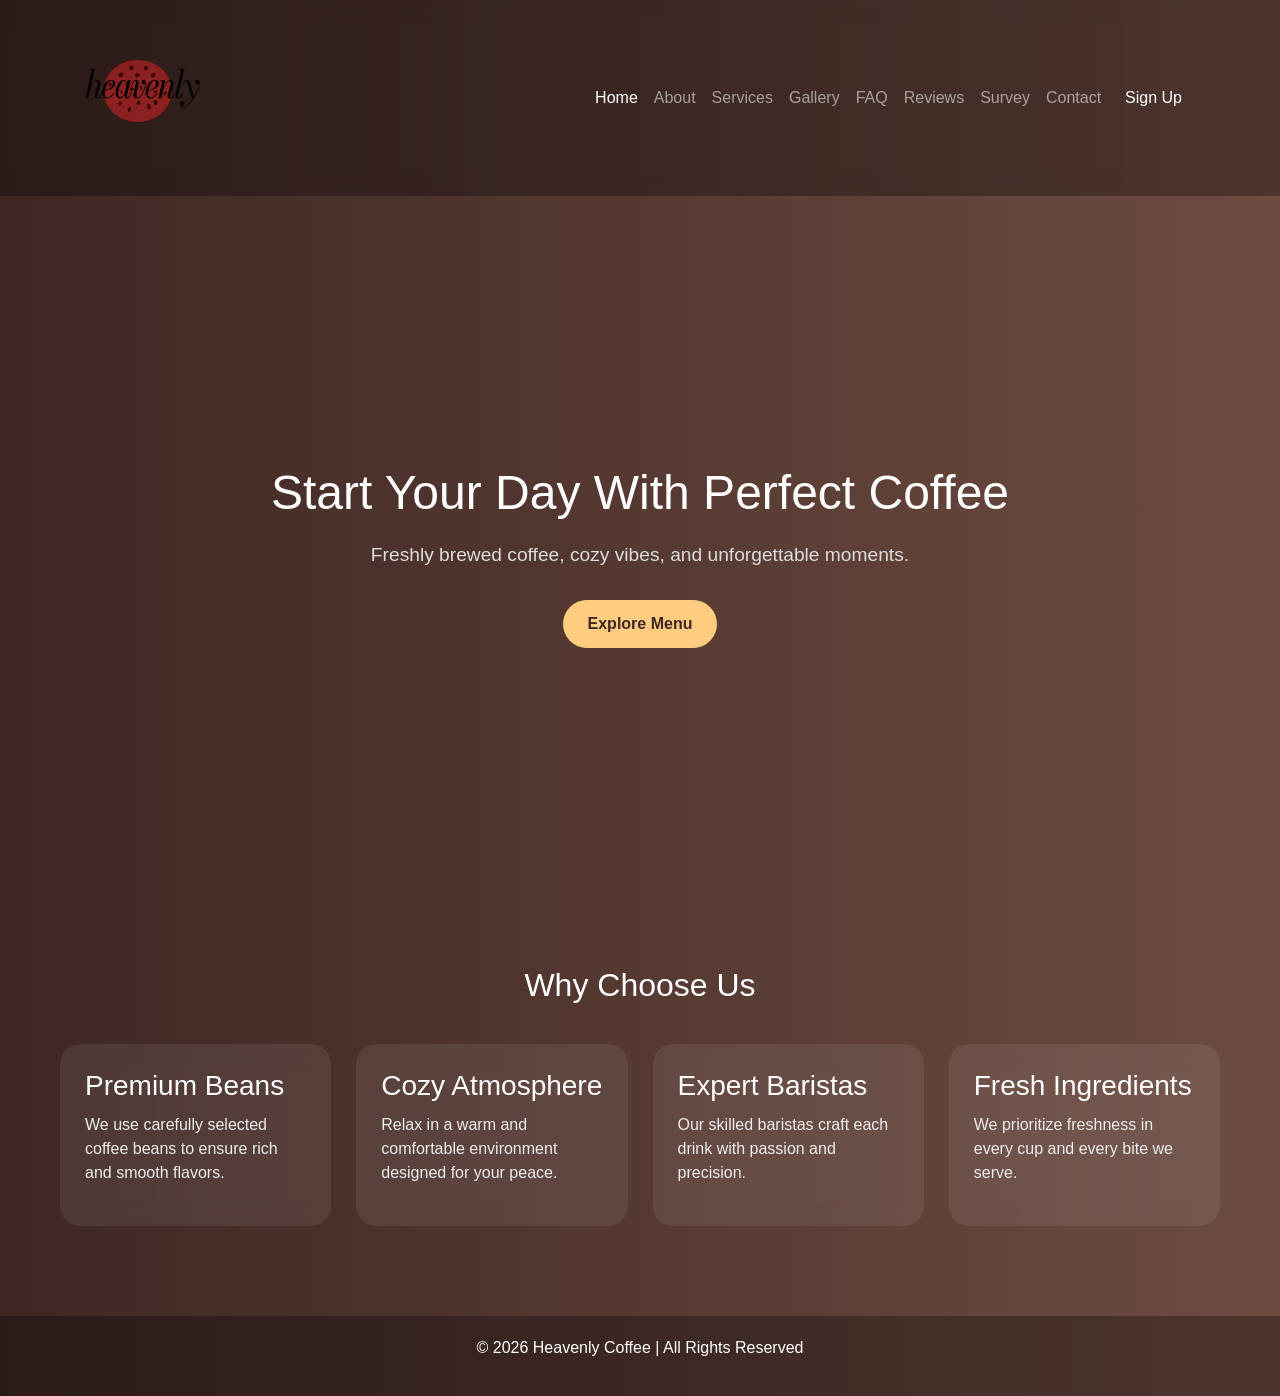
<file: webdesign coffeshop1/index.html>
<!DOCTYPE html>
<html lang="en">
<head>
    <meta charset="UTF-8">
    <meta name="viewport" content="width=device-width, initial-scale=1.0">

    <title>Heavenly | Home</title>


    <link href="https://cdn.jsdelivr.net/npm/bootstrap@5.3.0/dist/css/bootstrap.min.css" rel="stylesheet">

    <style>

        *{
            margin:0;
            padding:0;
            box-sizing:border-box;
        }

        body{
            font-family:'Poppins', sans-serif;
            background: linear-gradient(to right, #3e2723, #6d4c41);
            color:white;
        }

       
        .navbar{
            background: rgba(0,0,0,0.3);
            backdrop-filter: blur(10px);
        }

        #site-logo{
            width:120px;
        }

       

        .hero{
            height:80vh;
            display:flex;
            justify-content:center;
            align-items:center;
            text-align:center;
            padding:20px;
        }

        .hero h1{
            font-size:3rem;
            margin-bottom:20px;
        }

        .hero p{
            font-size:1.2rem;
            color:#ddd;
            margin-bottom:30px;
        }



        .hero-btn{
            display:inline-block;
            padding:12px 25px;
            border-radius:25px;
            background:#ffcc80;
            color:#3e2723;
            font-weight:600;
            text-decoration:none;
            transition:0.3s;
        }

        .hero-btn:hover{
            transform:scale(1.05);
            color:#3e2723;
        }

        

        .features{
            padding:50px 20px;
            max-width:1200px;
            margin:auto;
        }

        .features h2{
            text-align:center;
            margin-bottom:40px;
        }

        .cards{
            display:grid;
            grid-template-columns:repeat(auto-fit, minmax(250px,1fr));
            gap:25px;
        }

        .card{
            background: rgba(255,255,255,0.08);
            padding:25px;
            border-radius:20px;
            backdrop-filter: blur(10px);
            transition:0.4s;
            border:none;
            color:white;
        }

        .card:hover{
            transform:translateY(-10px);
        }

        .card h3{
            margin-bottom:10px;
        }

        .card p{
            color:#eee;
        }


        .footer{
            text-align:center;
            padding:20px;
            background: rgba(0,0,0,0.3);
            margin-top:40px;
        }

    </style>

</head>

<body>



    <header>

    

        <nav class="navbar navbar-expand-lg navbar-dark">

            <div class="container">


                <a class="navbar-brand" href="index.html">

                    <img src="logo.ai.png" alt="Heavenly Logo" id="site-logo">

                </a>

              

                <button class="navbar-toggler" type="button" data-bs-toggle="collapse" data-bs-target="#navbarNav">

                    <span class="navbar-toggler-icon"></span>

                </button>

                

                <div class="collapse navbar-collapse" id="navbarNav">

                    <ul class="navbar-nav ms-auto">

                        <li class="nav-item">
                            <a class="nav-link active" href="index.html">Home</a>
                        </li>

                        <li class="nav-item">
                            <a class="nav-link" href="about.html">About</a>
                        </li>

                        <li class="nav-item">
                            <a class="nav-link" href="services.html">Services</a>
                        </li>

                        <li class="nav-item">
                            <a class="nav-link" href="gallery.html">Gallery</a>
                        </li>

                        <li class="nav-item">
                            <a class="nav-link" href="faq.html">FAQ</a>
                        </li>

                        <li class="nav-item">
                            <a class="nav-link" href="testimonials.html">Reviews</a>
                        </li>

                        <li class="nav-item">
                            <a class="nav-link" href="survey.html">Survey</a>
                        </li>

                        <li class="nav-item">
                            <a class="nav-link" href="contact.html">Contact</a>
                        </li>

                        <li class="nav-item">
                            <a class="nav-link btn btn-primary text-white px-3" href="signup.html">Sign Up</a>
                        </li>

                    </ul>

                </div>

            </div>

        </nav>

    </header>



    <main>

   

        <section class="hero">

            <div>

                <h1>Start Your Day With Perfect Coffee</h1>

                <p>
                    Freshly brewed coffee, cozy vibes, and unforgettable moments.
                </p>


                <a href="menu.html" class="hero-btn">

                    Explore Menu

                </a>

            </div>

        </section>



        <section class="features">

            <h2>Why Choose Us</h2>

            <div class="cards">

             

                <div class="card">

                    <h3>Premium Beans</h3>

                    <p>
                        We use carefully selected coffee beans to ensure rich and smooth flavors.
                    </p>

                </div>


                <div class="card">

                    <h3>Cozy Atmosphere</h3>

                    <p>
                        Relax in a warm and comfortable environment designed for your peace.
                    </p>

                </div>

                

                <div class="card">

                    <h3>Expert Baristas</h3>

                    <p>
                        Our skilled baristas craft each drink with passion and precision.
                    </p>

                </div>

                

                <div class="card">

                    <h3>Fresh Ingredients</h3>

                    <p>
                        We prioritize freshness in every cup and every bite we serve.
                    </p>

                </div>

            </div>

        </section>

    </main>

  
    <footer class="footer">

        <p>© 2026 Heavenly Coffee | All Rights Reserved</p>

    </footer>

  
    <script src="https://cdn.jsdelivr.net/npm/bootstrap@5.3.0/dist/js/bootstrap.bundle.min.js"></script>

</body>
</html>
</file>
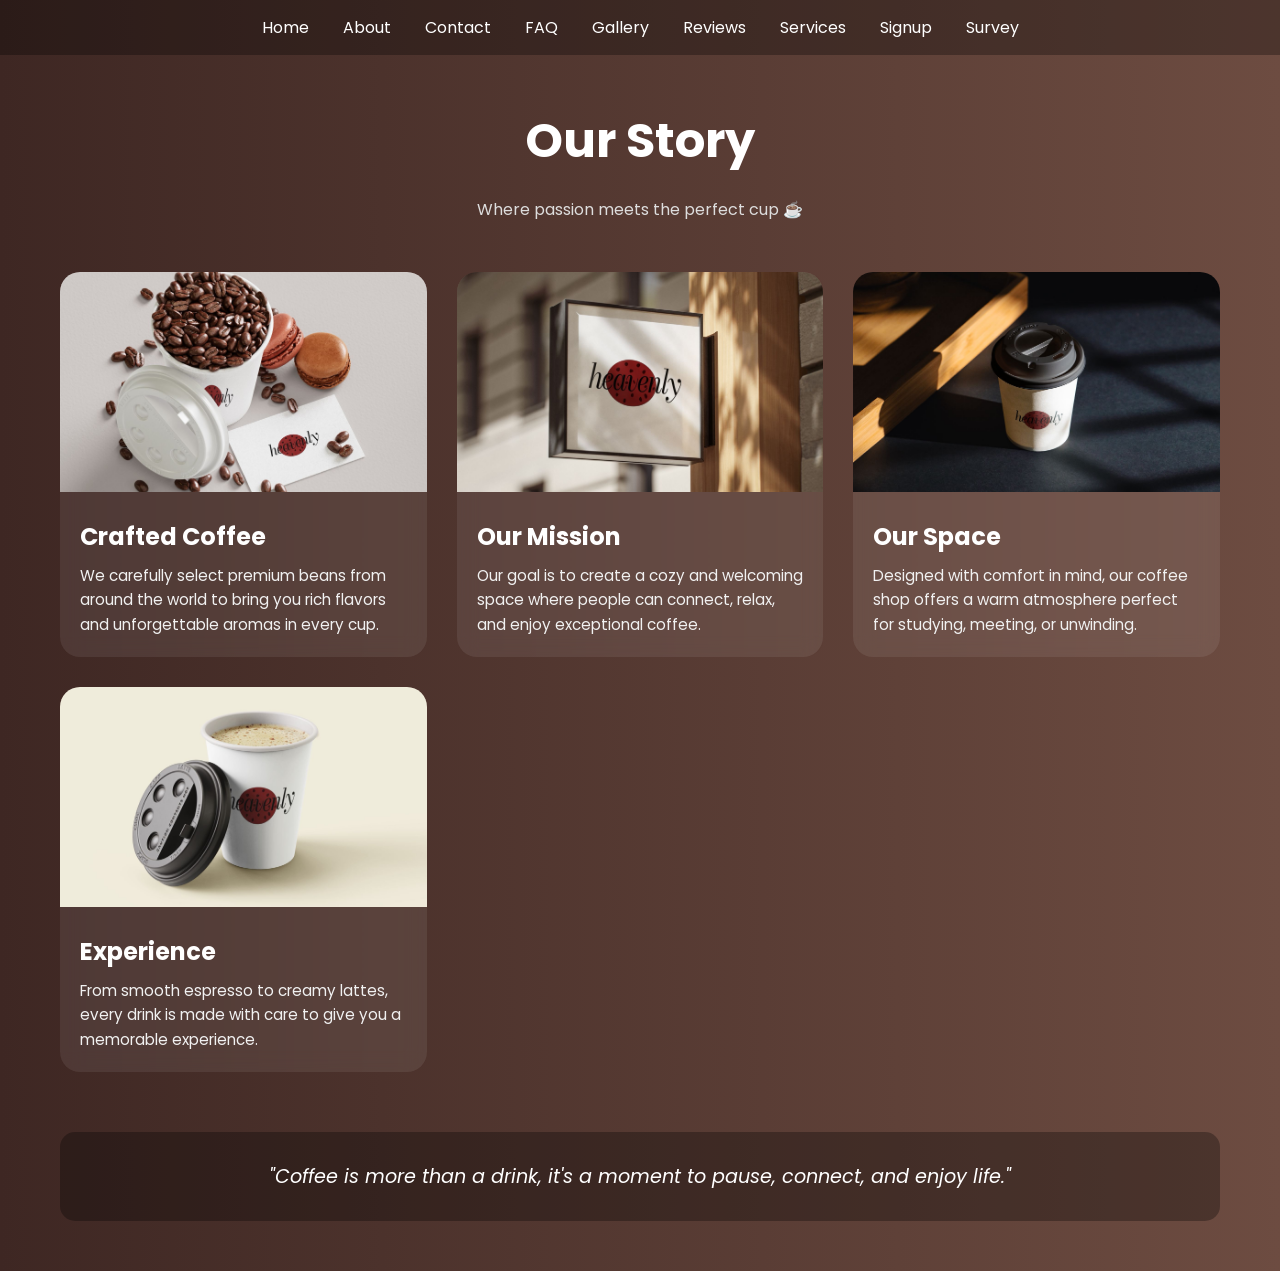
<file: webdesign coffeshop1/about.html>
<!DOCTYPE html>
<html lang="en">
<head>
<meta charset="UTF-8">
<meta name="viewport" content="width=device-width, initial-scale=1.0">
<title>About Us - Coffee House</title>


<link href="https://fonts.googleapis.com/css2?family=Poppins:wght@300;400;600&display=swap" rel="stylesheet">

<style>
* {
    margin: 0;
    padding: 0;
    box-sizing: border-box;
}

body {
    font-family: 'Poppins', sans-serif;
    background: linear-gradient(to right, #3e2723, #6d4c41);
    color: white;
}
.navbar {
    background: rgba(0,0,0,0.3);
    padding: 15px;
    text-align: center;
}
.navbar a {
    color: white;
    margin: 0 15px;
    text-decoration: none;
}

.navbar a:hover {
    color: #ffcc80;
}

.container {
    max-width: 1200px;
    margin: auto;
    padding: 50px 20px;
}

h1 {
    text-align: center;
    font-size: 3rem;
    margin-bottom: 20px;
}

.subtitle {
    text-align: center;
    margin-bottom: 50px;
    color: #ddd;
}

.about {
    display: grid;
    grid-template-columns: repeat(auto-fit, minmax(300px, 1fr));
    gap: 30px;
}

.card {
    background: rgba(255,255,255,0.08);
    border-radius: 20px;
    overflow: hidden;
    backdrop-filter: blur(10px);
    transition: transform 0.4s ease, box-shadow 0.4s ease;
}

.card:hover {
    transform: translateY(-10px) scale(1.02);
    box-shadow: 0 15px 30px rgba(0,0,0,0.4);
}

.card img {
    width: 100%;
    height: 220px;
    object-fit: cover;
}

.card-content {
    padding: 20px;
}

.card-content h2 {
    margin-bottom: 10px;
}

.card-content p {
    font-size: 0.95rem;
    line-height: 1.6;
    color: #f1f1f1;
}

.highlight {
    text-align: center;
    margin-top: 60px;
    padding: 30px;
    background: rgba(0,0,0,0.3);
    border-radius: 15px;
}

.highlight p {
    font-size: 1.2rem;
    font-style: italic;
}

@media(max-width: 600px) {
    h1 {
        font-size: 2rem;
    }
}
</style>
</head>

<body>
    <div class="navbar">
    <a href="index.html">Home</a>
    <a href="about.html">About</a>
    <a href="contact.html">Contact</a>
    <a href="faq.html">FAQ</a>
    <a href="gallery.html">Gallery</a>
    <a href="reviews.html">Reviews</a>
    <a href="services.html">Services</a>
    <a href="signup.html">Signup</a>
    <a href="survey.html">Survey</a>
</div>

<div class="container">
    <h1>Our Story</h1>
    <p class="subtitle">Where passion meets the perfect cup ☕</p>

    <div class="about">

        <div class="card">
            <img src="photoshop1.jpeg">
            <div class="card-content">
                <h2>Crafted Coffee</h2>
                <p>We carefully select premium beans from around the world to bring you rich flavors and unforgettable aromas in every cup.</p>
            </div>
        </div>

        <div class="card">
            <img src="photoshop5.jpeg">
            <div class="card-content">
                <h2>Our Mission</h2>
                <p>Our goal is to create a cozy and welcoming space where people can connect, relax, and enjoy exceptional coffee.</p>
            </div>
        </div>

        <div class="card">
            <img src="photoshop2.jpeg">
            <div class="card-content">
                <h2>Our Space</h2>
                <p>Designed with comfort in mind, our coffee shop offers a warm atmosphere perfect for studying, meeting, or unwinding.</p>
            </div>
        </div>

        <div class="card">
            <img src="photoshop3.jpeg">
            <div class="card-content">
                <h2>Experience</h2>
                <p>From smooth espresso to creamy lattes, every drink is made with care to give you a memorable experience.</p>
            </div>
        </div>

    </div>

    <div class="highlight">
        <p>"Coffee is more than a drink, it's a moment to pause, connect, and enjoy life."</p>
    </div>

</div>

</body>
</html>
</file>
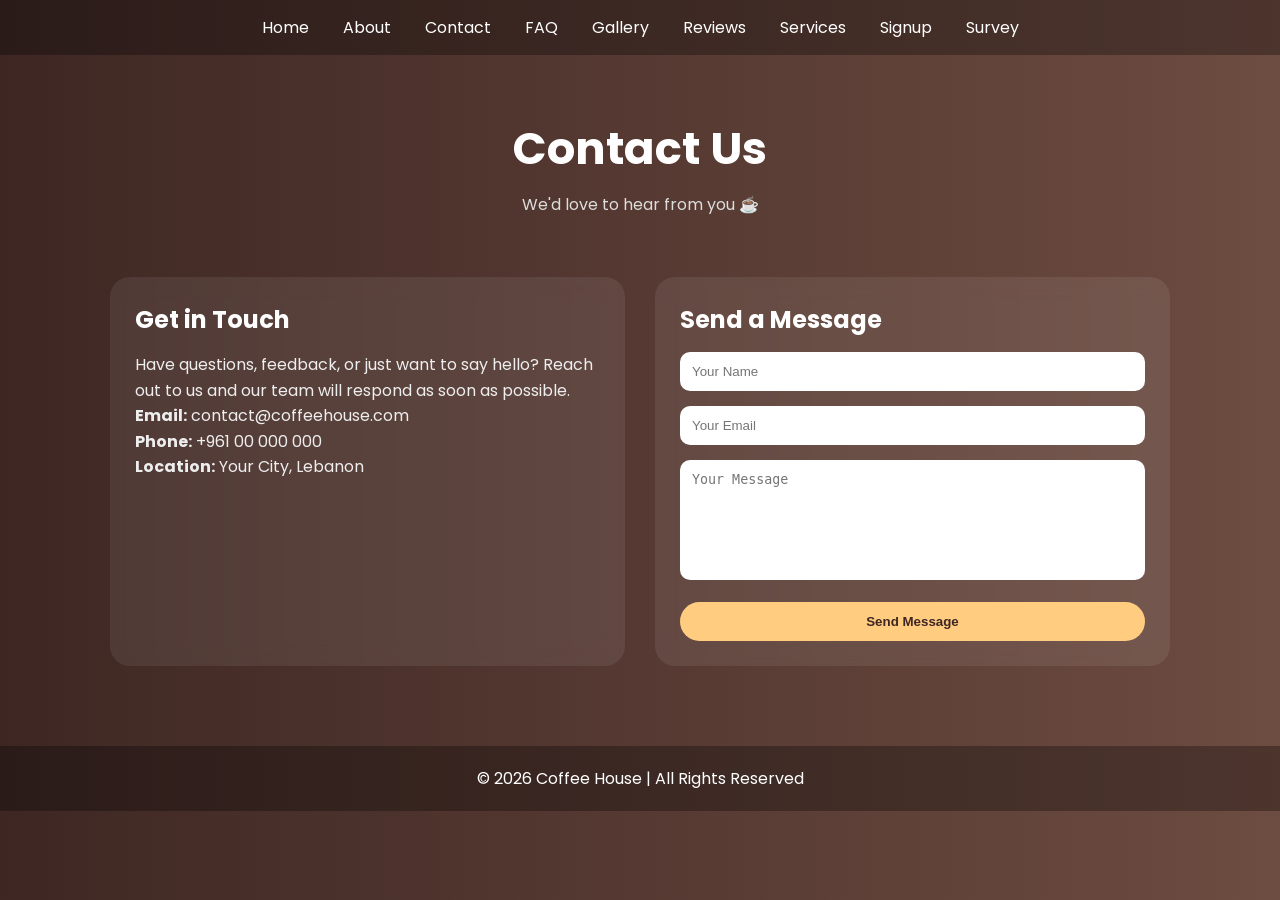
<file: webdesign coffeshop1/contact.html>
<!DOCTYPE html>
<html lang="en">
<head>
<meta charset="UTF-8">
<meta name="viewport" content="width=device-width, initial-scale=1.0">
<title>Coffee House - Contact</title>

<link href="https://fonts.googleapis.com/css2?family=Poppins:wght@300;400;600&display=swap" rel="stylesheet">

<style>
*{margin:0;padding:0;box-sizing:border-box}
body{
  font-family:'Poppins',sans-serif;
  background:linear-gradient(to right,#3e2723,#6d4c41);
  color:#fff;
}

.navbar {
    background: rgba(0,0,0,0.3);
    padding: 15px;
    text-align: center;
}
.navbar a {
    color: white;
    margin: 0 15px;
    text-decoration: none;
}

.navbar a:hover {
    color: #ffcc80;
}

.logo{font-size:1.5rem;font-weight:600}
.nav-links a{margin-left:20px;text-decoration:none;color:#fff;transition:.3s}
.nav-links a:hover{color:#ffcc80}


.header{
  text-align:center;padding:60px 20px 20px;
}
.header h1{font-size:2.8rem;margin-bottom:10px}
.header p{color:#ddd}


.container{
  max-width:1100px;margin:auto;padding:40px 20px;
  display:grid;grid-template-columns:repeat(auto-fit,minmax(300px,1fr));gap:30px;
}

.card{
  background:rgba(255,255,255,0.08);
  border-radius:20px;padding:25px;
  backdrop-filter:blur(10px);
}

.card h2{margin-bottom:15px}
.card p{color:#eee;line-height:1.6}


form input, form textarea{
  width:100%;padding:12px;margin-bottom:15px;
  border:none;border-radius:10px;outline:none;
}

form textarea{resize:none;height:120px}

form button{
  width:100%;padding:12px;border:none;border-radius:25px;
  background:#ffcc80;color:#3e2723;font-weight:600;
  cursor:pointer;transition:.3s;
}

form button:hover{transform:scale(1.05)}

/* FOOTER */
.footer{
  text-align:center;padding:20px;
  background:rgba(0,0,0,0.3);margin-top:40px;
}

</style>
</head>
<body>

<!-- NAVBAR -->
<div class="navbar">
    <a href="index.html">Home</a>
    <a href="about.html">About</a>
    <a href="contact.html">Contact</a>
    <a href="faq.html">FAQ</a>
    <a href="gallery.html">Gallery</a>
    <a href="reviews.html">Reviews</a>
    <a href="services.html">Services</a>
    <a href="signup.html">Signup</a>
    <a href="survey.html">Survey</a>
</div>

<!-- HEADER -->
<div class="header">
  <h1>Contact Us</h1>
  <p>We'd love to hear from you ☕</p>
</div>


<div class="container">


  <div class="card">
    <h2>Get in Touch</h2>
    <p>Have questions, feedback, or just want to say hello? Reach out to us and our team will respond as soon as possible.</p>
    <p><strong>Email:</strong> contact@coffeehouse.com</p>
    <p><strong>Phone:</strong> +961 00 000 000</p>
    <p><strong>Location:</strong> Your City, Lebanon</p>
  </div>


  <div class="card">
    <h2>Send a Message</h2>
    <form>
      <input type="text" placeholder="Your Name" required>
      <input type="email" placeholder="Your Email" required>
      <textarea placeholder="Your Message" required></textarea>
      <button type="submit">Send Message</button>
    </form>
  </div>

</div>


<div class="footer">
  <p>© 2026 Coffee House | All Rights Reserved</p>
</div>

</body>
</html>
</file>
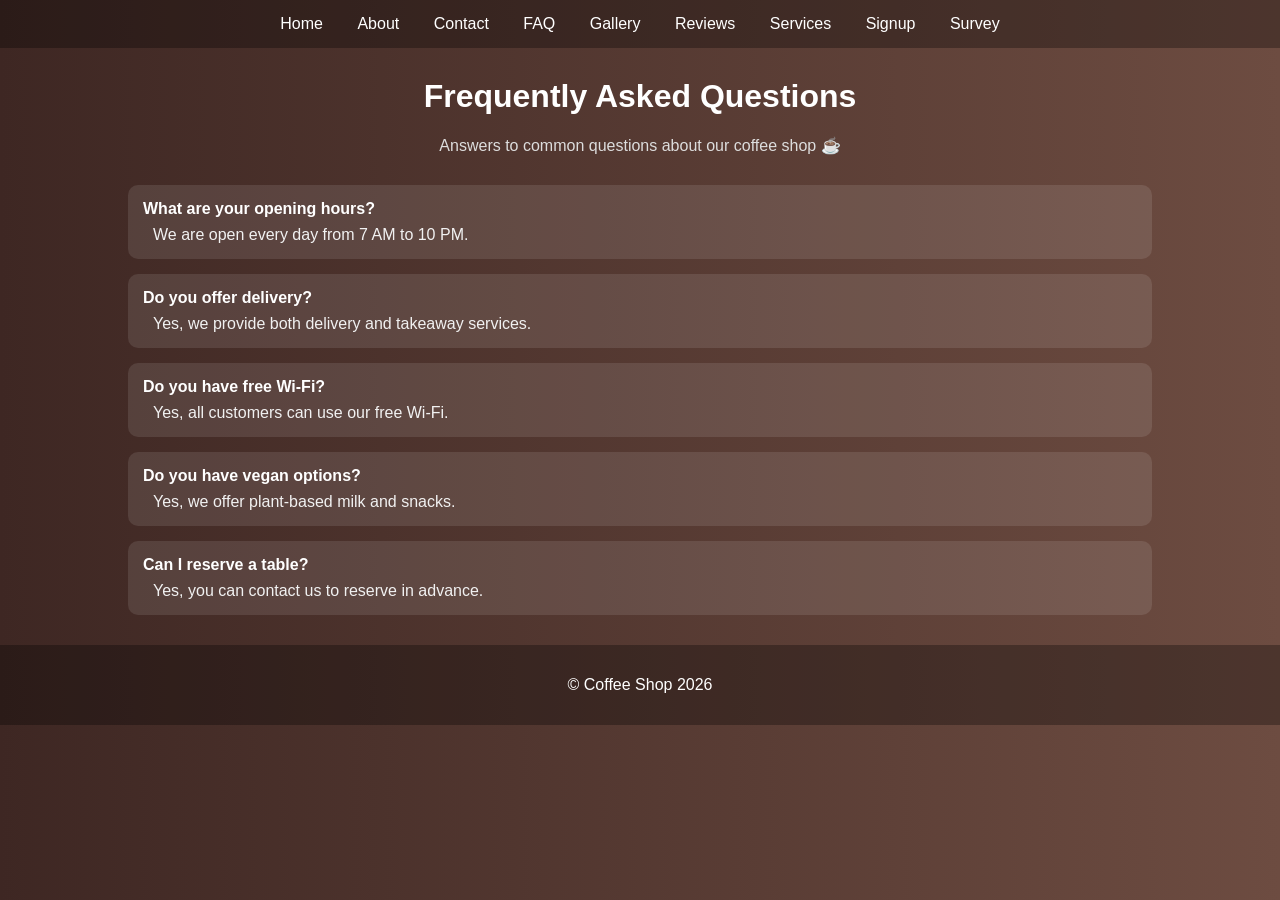
<file: webdesign coffeshop1/faq.html>
<!DOCTYPE html>
<html lang="en">
<head>
<meta charset="UTF-8">
<meta name="viewport" content="width=device-width, initial-scale=1.0">
<title>FAQ - Coffee Shop</title>

<style>
body {
    font-family: Arial, sans-serif;
    background: linear-gradient(to right, #3e2723, #6d4c41);
    color: white;
    margin: 0;
}

.navbar {
    background: rgba(0,0,0,0.3);
    padding: 15px;
    text-align: center;
}

.navbar a {
    color: white;
    margin: 0 15px;
    text-decoration: none;
}

.navbar a:hover {
    color: #ffcc80;
}


h1 {
    text-align: center;
    margin-top: 30px;
}

p.subtitle {
    text-align: center;
    color: #ddd;
}


.faq {
    width: 80%;
    margin: 30px auto;
}

.faq-item {
    background: rgba(255,255,255,0.1);
    margin-bottom: 15px;
    border-radius: 10px;
    padding: 15px;
}

.question {
    font-weight: bold;
    margin-bottom: 8px;
}

.answer {
    padding-left: 10px;
    color: #f1f1f1;
}

.footer {
    text-align: center;
    padding: 15px;
    background: rgba(0,0,0,0.3);
    margin-top: 30px;
}

</style>
</head>

<body>


<div class="navbar">
    <a href="index.html">Home</a>
    <a href="about.html">About</a>
    <a href="contact.html">Contact</a>
    <a href="faq.html">FAQ</a>
    <a href="gallery.html">Gallery</a>
    <a href="reviews.html">Reviews</a>
    <a href="services.html">Services</a>
    <a href="signup.html">Signup</a>
    <a href="survey.html">Survey</a>
</div>


<h1>Frequently Asked Questions</h1>
<p class="subtitle">Answers to common questions about our coffee shop ☕</p>


<div class="faq">

    <div class="faq-item">
        <div class="question">What are your opening hours?</div>
        <div class="answer">We are open every day from 7 AM to 10 PM.</div>
    </div>

    <div class="faq-item">
        <div class="question">Do you offer delivery?</div>
        <div class="answer">Yes, we provide both delivery and takeaway services.</div>
    </div>

    <div class="faq-item">
        <div class="question">Do you have free Wi-Fi?</div>
        <div class="answer">Yes, all customers can use our free Wi-Fi.</div>
    </div>

    <div class="faq-item">
        <div class="question">Do you have vegan options?</div>
        <div class="answer">Yes, we offer plant-based milk and snacks.</div>
    </div>

    <div class="faq-item">
        <div class="question">Can I reserve a table?</div>
        <div class="answer">Yes, you can contact us to reserve in advance.</div>
    </div>

</div>


<div class="footer">
    <p>© Coffee Shop 2026</p>
</div>

</body>
</html>
</file>
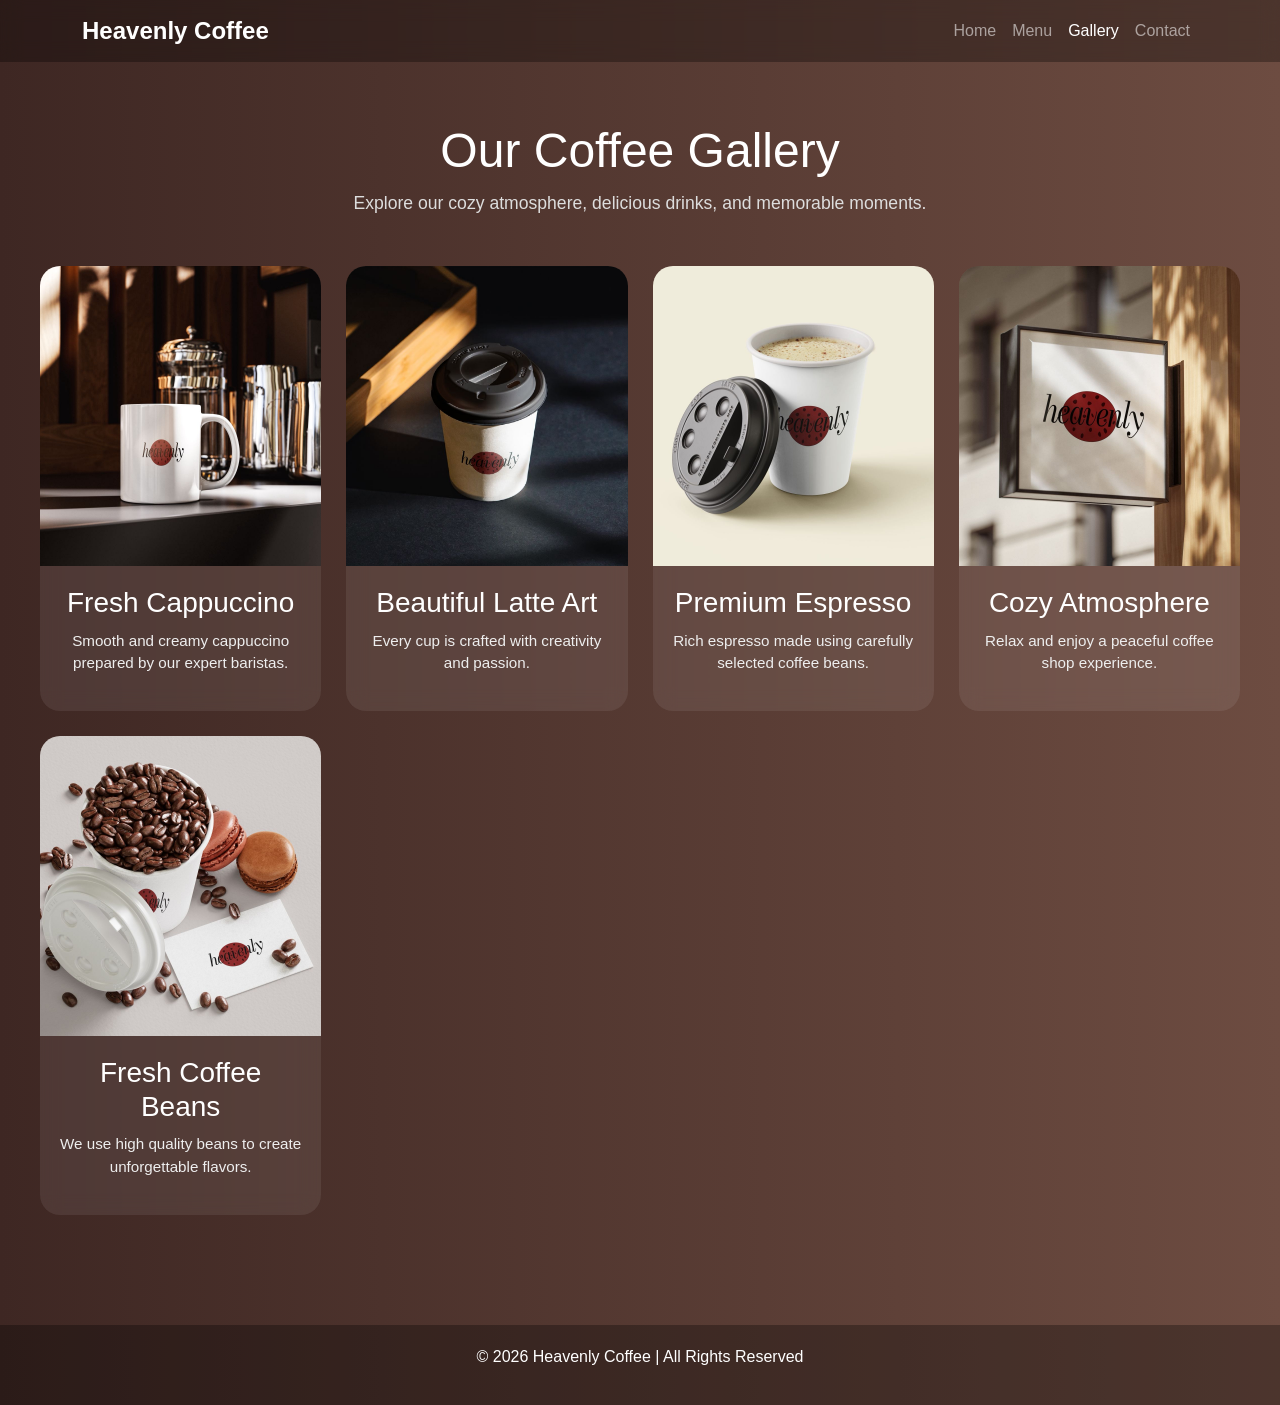
<file: webdesign coffeshop1/gallery.html>
<!DOCTYPE html>
<html lang="en">
<head>
    <meta charset="UTF-8">
    <meta name="viewport" content="width=device-width, initial-scale=1.0">

    <title>Heavenly | Gallery</title>

    <link href="https://cdn.jsdelivr.net/npm/bootstrap@5.3.0/dist/css/bootstrap.min.css" rel="stylesheet">

    <style>

        *{
            margin:0;
            padding:0;
            box-sizing:border-box;
        }

        body{
            font-family:'Poppins', sans-serif;
            background: linear-gradient(to right, #3e2723, #6d4c41);
            color:white;
        }


        .navbar{
            background: rgba(0,0,0,0.3);
            backdrop-filter: blur(10px);
        }

        .navbar-brand{
            font-size:1.5rem;
            font-weight:bold;
        }


        .gallery-section{
            padding:60px 20px;
        }

        .gallery-title{
            text-align:center;
            margin-bottom:50px;
        }

        .gallery-title h1{
            font-size:3rem;
            margin-bottom:10px;
        }

        .gallery-title p{
            color:#ddd;
            font-size:1.1rem;
        }

        .gallery-grid{
            max-width:1200px;
            margin:auto;
            display:grid;
            grid-template-columns:repeat(auto-fit, minmax(280px,1fr));
            gap:25px;
        }

        .gallery-card{
            background: rgba(255,255,255,0.08);
            border-radius:20px;
            overflow:hidden;
            backdrop-filter: blur(10px);
            transition:0.4s;
        }

        .gallery-card:hover{
            transform:translateY(-10px);
        }

        .gallery-card img{
            width:100%;
            height:300px;
            object-fit:cover;
        }

        .gallery-content{
            padding:20px;
            text-align:center;
        }

        .gallery-content h3{
            margin-bottom:10px;
        }

        .gallery-content p{
            color:#eee;
            font-size:0.95rem;
        }


        .footer{
            text-align:center;
            padding:20px;
            margin-top:50px;
            background: rgba(0,0,0,0.3);
        }

    </style>

</head>

<body>

    

    <nav class="navbar navbar-expand-lg navbar-dark">

        <div class="container">

            <a class="navbar-brand" href="index.html">

                Heavenly Coffee

            </a>

            <button class="navbar-toggler" type="button" data-bs-toggle="collapse" data-bs-target="#navbarNav">

                <span class="navbar-toggler-icon"></span>

            </button>

            <div class="collapse navbar-collapse" id="navbarNav">

                <ul class="navbar-nav ms-auto">

                    <li class="nav-item">
                        <a class="nav-link" href="index.html">Home</a>
                    </li>

                    <li class="nav-item">
                        <a class="nav-link" href="menu.html">Menu</a>
                    </li>

                    <li class="nav-item">
                        <a class="nav-link active" href="gallery.html">Gallery</a>
                    </li>

                    <li class="nav-item">
                        <a class="nav-link" href="contact.html">Contact</a>
                    </li>

                </ul>

            </div>

        </div>

    </nav>

    

    <section class="gallery-section">

        <div class="gallery-title">

            <h1>Our Coffee Gallery</h1>

            <p>
                Explore our cozy atmosphere, delicious drinks, and memorable moments.
            </p>

        </div>

        

        <div class="gallery-grid">


            <div class="gallery-card">

                <img src="photoshop4.jpeg" alt="Coffee Cup">

                <div class="gallery-content">

                    <h3>Fresh Cappuccino</h3>

                    <p>
                        Smooth and creamy cappuccino prepared by our expert baristas.
                    </p>

                </div>

            </div>

            

            <div class="gallery-card">

                <img src="photoshop2.jpeg" alt="Latte Art">

                <div class="gallery-content">

                    <h3>Beautiful Latte Art</h3>

                    <p>
                        Every cup is crafted with creativity and passion.
                    </p>

                </div>

            </div>

        

            <div class="gallery-card">

                <img src="photoshop3.jpeg" alt="Espresso">

                <div class="gallery-content">

                    <h3>Premium Espresso</h3>

                    <p>
                        Rich espresso made using carefully selected coffee beans.
                    </p>

                </div>

            </div>

            

            <div class="gallery-card">

                <img src="photoshop5.jpeg" alt="Coffee Shop">

                <div class="gallery-content">

                    <h3>Cozy Atmosphere</h3>

                    <p>
                        Relax and enjoy a peaceful coffee shop experience.
                    </p>

                </div>

            </div>

            

            <div class="gallery-card">

                <img src="photoshop1.jpeg" alt="Coffee Beans">

                <div class="gallery-content">

                    <h3>Fresh Coffee Beans</h3>

                    <p>
                        We use high quality beans to create unforgettable flavors.
                    </p>

                </div>

            </div>

        </div>

    </section>


    <footer class="footer">

        <p>© 2026 Heavenly Coffee | All Rights Reserved</p>

    </footer>


    <script src="https://cdn.jsdelivr.net/npm/bootstrap@5.3.0/dist/js/bootstrap.bundle.min.js"></script>

</body>
</html>
</file>
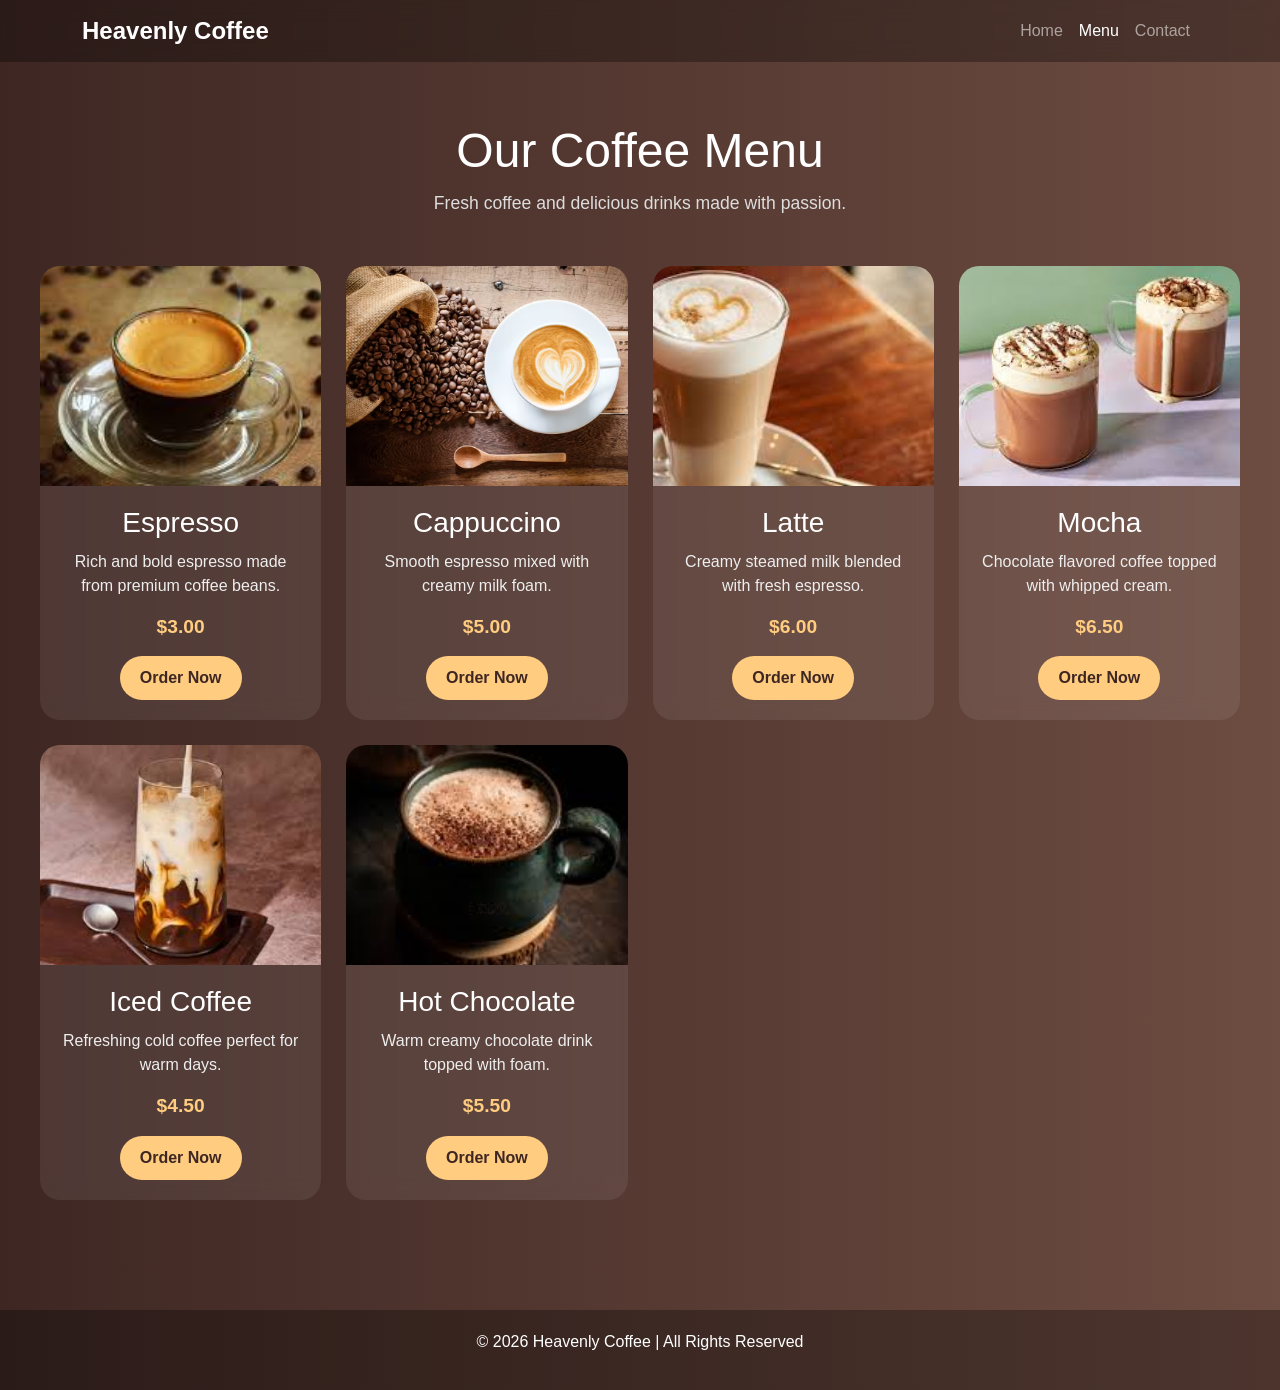
<file: webdesign coffeshop1/menu.html>
<!DOCTYPE html>
<html lang="en">
<head>
    <meta charset="UTF-8">
    <meta name="viewport" content="width=device-width, initial-scale=1.0">

    <title>Heavenly | Menu</title>

    
    <link href="https://cdn.jsdelivr.net/npm/bootstrap@5.3.0/dist/css/bootstrap.min.css" rel="stylesheet">

    <style>

        *{
            margin:0;
            padding:0;
            box-sizing:border-box;
        }

        body{
            font-family:'Poppins', sans-serif;
            background: linear-gradient(to right, #3e2723, #6d4c41);
            color:white;
        }


        .navbar{
            background: rgba(0,0,0,0.3);
            backdrop-filter: blur(10px);
        }

        .navbar-brand{
            font-size:1.5rem;
            font-weight:bold;
        }


        .menu-section{
            padding:60px 20px;
        }

        .menu-title{
            text-align:center;
            margin-bottom:50px;
        }

        .menu-title h1{
            font-size:3rem;
            margin-bottom:10px;
        }

        .menu-title p{
            color:#ddd;
            font-size:1.1rem;
        }


        .menu-grid{
            max-width:1200px;
            margin:auto;
            display:grid;
            grid-template-columns:repeat(auto-fit, minmax(250px,1fr));
            gap:25px;
        }


        .menu-card{
            background: rgba(255,255,255,0.08);
            border-radius:20px;
            overflow:hidden;
            backdrop-filter: blur(10px);
            transition:0.4s;
        }

        .menu-card:hover{
            transform:translateY(-10px);
        }

        .menu-card img{
            width:100%;
            height:220px;
            object-fit:cover;
        }

        .menu-content{
            padding:20px;
            text-align:center;
        }

        .menu-content h3{
            margin-bottom:10px;
        }

        .menu-content p{
            color:#eee;
            margin-bottom:15px;
        }

        .price{
            font-size:1.2rem;
            font-weight:bold;
            color:#ffcc80;
        }


        .order-btn{
            display:inline-block;
            margin-top:15px;
            padding:10px 20px;
            border-radius:25px;
            background:#ffcc80;
            color:#3e2723;
            text-decoration:none;
            font-weight:600;
            transition:0.3s;
        }

        .order-btn:hover{
            transform:scale(1.05);
            color:#3e2723;
        }


        .footer{
            text-align:center;
            padding:20px;
            margin-top:50px;
            background: rgba(0,0,0,0.3);
        }

    </style>

</head>

<body>


    <nav class="navbar navbar-expand-lg navbar-dark">

        <div class="container">

            <a class="navbar-brand" href="index.html">

                Heavenly Coffee

            </a>

            <button class="navbar-toggler" type="button" data-bs-toggle="collapse" data-bs-target="#navbarNav">

                <span class="navbar-toggler-icon"></span>

            </button>

            <div class="collapse navbar-collapse" id="navbarNav">

                <ul class="navbar-nav ms-auto">

                    <li class="nav-item">
                        <a class="nav-link" href="index.html">Home</a>
                    </li>

                    <li class="nav-item">
                        <a class="nav-link active" href="menu.html">Menu</a>
                    </li>

                    <li class="nav-item">
                        <a class="nav-link" href="contact.html">Contact</a>
                    </li>

                </ul>

            </div>

        </div>

    </nav>


    <section class="menu-section">

        <div class="menu-title">

            <h1>Our Coffee Menu</h1>

            <p>
                Fresh coffee and delicious drinks made with passion.
            </p>

        </div>


        <div class="menu-grid">


            <div class="menu-card">

                <img src="cuppo.jfif" alt="Espresso">

                <div class="menu-content">

                    <h3>Espresso</h3>

                    <p>
                        Rich and bold espresso made from premium coffee beans.
                    </p>

                    <div class="price">$3.00</div>

                    <a href="#" class="order-btn">

                        Order Now

                    </a>

                </div>

            </div>


            <div class="menu-card">

                <img src="espresso.cms" alt="Cappuccino">

                <div class="menu-content">

                    <h3>Cappuccino</h3>

                    <p>
                        Smooth espresso mixed with creamy milk foam.
                    </p>

                    <div class="price">$5.00</div>

                    <a href="#" class="order-btn">

                        Order Now

                    </a>

                </div>

            </div>


            <div class="menu-card">

                <img src="latte.jfif" alt="Latte">

                <div class="menu-content">

                    <h3>Latte</h3>

                    <p>
                        Creamy steamed milk blended with fresh espresso.
                    </p>

                    <div class="price">$6.00</div>

                    <a href="#" class="order-btn">

                        Order Now

                    </a>

                </div>

            </div>


            <div class="menu-card">

                <img src="mocha.jfif" alt="Mocha">

                <div class="menu-content">

                    <h3>Mocha</h3>

                    <p>
                        Chocolate flavored coffee topped with whipped cream.
                    </p>

                    <div class="price">$6.50</div>

                    <a href="#" class="order-btn">

                        Order Now

                    </a>

                </div>

            </div>


            <div class="menu-card">

                <img src="icedcoffee.jfif" alt="Iced Coffee">

                <div class="menu-content">

                    <h3>Iced Coffee</h3>

                    <p>
                        Refreshing cold coffee perfect for warm days.
                    </p>

                    <div class="price">$4.50</div>

                    <a href="#" class="order-btn">

                        Order Now

                    </a>

                </div>

            </div>


            <div class="menu-card">

                <img src="hot chocolate.jfif" alt="Hot Chocolate">

                <div class="menu-content">

                    <h3>Hot Chocolate</h3>

                    <p>
                        Warm creamy chocolate drink topped with foam.
                    </p>

                    <div class="price">$5.50</div>

                    <a href="#" class="order-btn">

                        Order Now

                    </a>

                </div>

            </div>

        </div>

    </section>


    <footer class="footer">

        <p>© 2026 Heavenly Coffee | All Rights Reserved</p>

    </footer>



    <script src="https://cdn.jsdelivr.net/npm/bootstrap@5.3.0/dist/js/bootstrap.bundle.min.js"></script>

</body>
</html>
</file>
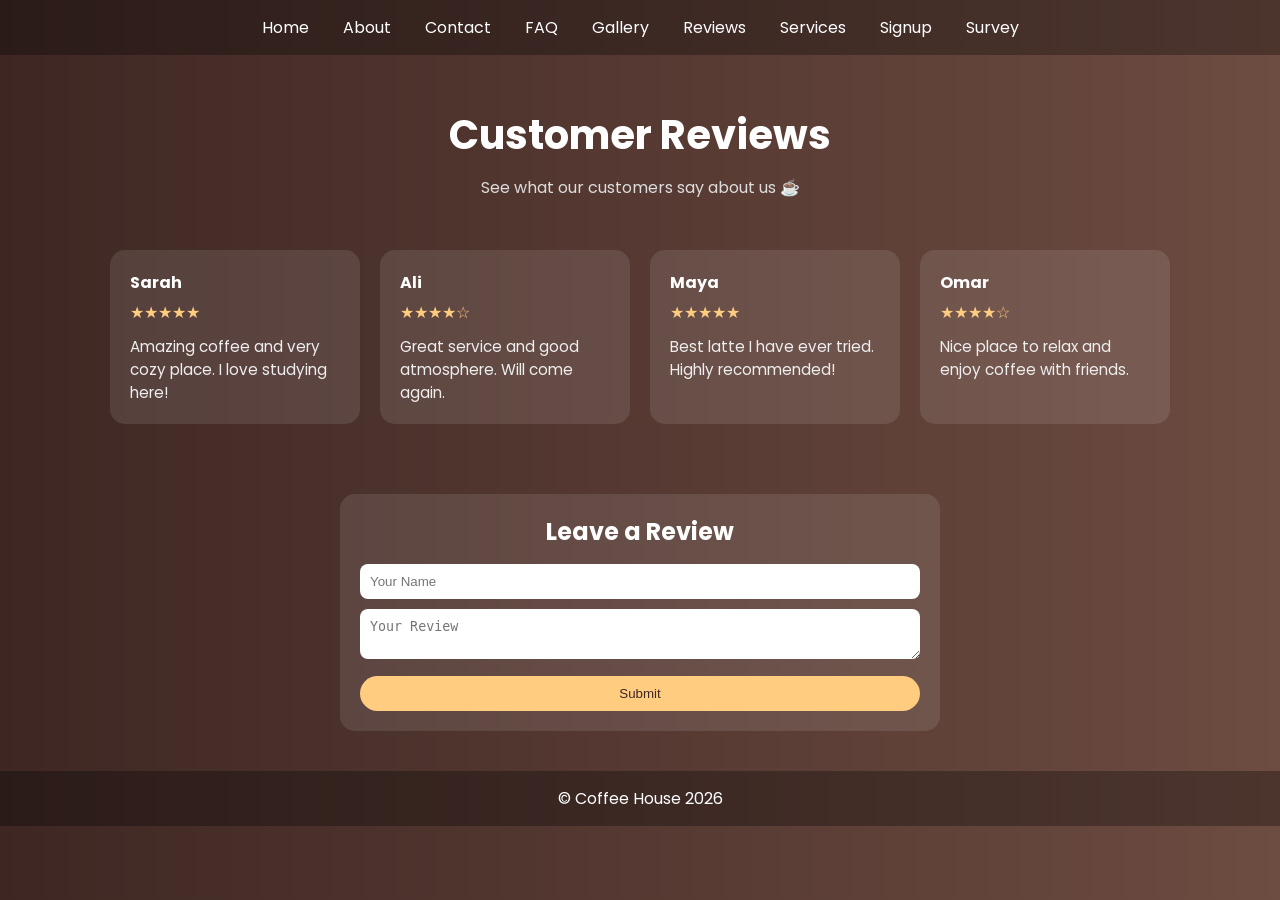
<file: webdesign coffeshop1/reviews.html>
<!DOCTYPE html>
<html lang="en">
<head>
<meta charset="UTF-8">
<meta name="viewport" content="width=device-width, initial-scale=1.0">
<title>Coffee House - Reviews</title>

<link href="https://fonts.googleapis.com/css2?family=Poppins:wght@300;400;600&display=swap" rel="stylesheet">

<style>
*{margin:0;padding:0;box-sizing:border-box}

body{
  font-family:'Poppins',sans-serif;
  background:linear-gradient(to right,#3e2723,#6d4c41);
  color:white;
}


.navbar {
    background: rgba(0,0,0,0.3);
    padding: 15px;
    text-align: center;
}
.navbar a {
    color: white;
    margin: 0 15px;
    text-decoration: none;
}

.navbar a:hover {
    color: #ffcc80;
}


.logo{font-size:1.5rem;font-weight:600}


.header{
  text-align:center;
  padding:50px 20px 20px;
}

.header h1{font-size:2.5rem}

.header p{color:#ddd;margin-top:10px}


.reviews{
  max-width:1100px;
  margin:auto;
  padding:30px 20px;
  display:grid;
  grid-template-columns:repeat(auto-fit,minmax(250px,1fr));
  gap:20px;
}

.card{
  background:rgba(255,255,255,0.1);
  padding:20px;
  border-radius:15px;
}

.card:hover{
  transform:translateY(-5px);
}

.name{
  font-weight:bold;
  margin-bottom:5px;
}

.stars{
  color:#ffcc80;
  margin-bottom:10px;
}

.text{
  font-size:0.95rem;
  color:#eee;
}


.form-section{
  max-width:600px;
  margin:40px auto;
  padding:20px;
  background:rgba(255,255,255,0.1);
  border-radius:15px;
}

.form-section h2{
  text-align:center;
  margin-bottom:15px;
}

input, textarea{
  width:100%;
  padding:10px;
  margin-bottom:10px;
  border:none;
  border-radius:8px;
}

button{
  width:100%;
  padding:10px;
  border:none;
  border-radius:20px;
  background:#ffcc80;
  color:#3e2723;
  cursor:pointer;
}

button:hover{transform:scale(1.05)}


.footer{
  text-align:center;
  padding:15px;
  background:rgba(0,0,0,0.3);
  margin-top:30px;
}

</style>
</head>

<body>

<!-- NAVBAR -->
 <div class="navbar">
    <a href="index.html">Home</a>
    <a href="about.html">About</a>
    <a href="contact.html">Contact</a>
    <a href="faq.html">FAQ</a>
    <a href="gallery.html">Gallery</a>
    <a href="reviews.html">Reviews</a>
    <a href="services.html">Services</a>
    <a href="signup.html">Signup</a>
    <a href="survey.html">Survey</a>
</div>


<div class="header">
  <h1>Customer Reviews</h1>
  <p>See what our customers say about us ☕</p>
</div>


<div class="reviews">

  <div class="card">
    <div class="name">Sarah</div>
    <div class="stars">★★★★★</div>
    <div class="text">Amazing coffee and very cozy place. I love studying here!</div>
  </div>

  <div class="card">
    <div class="name">Ali</div>
    <div class="stars">★★★★☆</div>
    <div class="text">Great service and good atmosphere. Will come again.</div>
  </div>

  <div class="card">
    <div class="name">Maya</div>
    <div class="stars">★★★★★</div>
    <div class="text">Best latte I have ever tried. Highly recommended!</div>
  </div>

  <div class="card">
    <div class="name">Omar</div>
    <div class="stars">★★★★☆</div>
    <div class="text">Nice place to relax and enjoy coffee with friends.</div>
  </div>

</div>


<div class="form-section">
  <h2>Leave a Review</h2>
  <input type="text" placeholder="Your Name">
  <textarea placeholder="Your Review"></textarea>
  <button>Submit</button>
</div>


<div class="footer">
  <p>© Coffee House 2026</p>
</div>

</body>
</html>
</file>
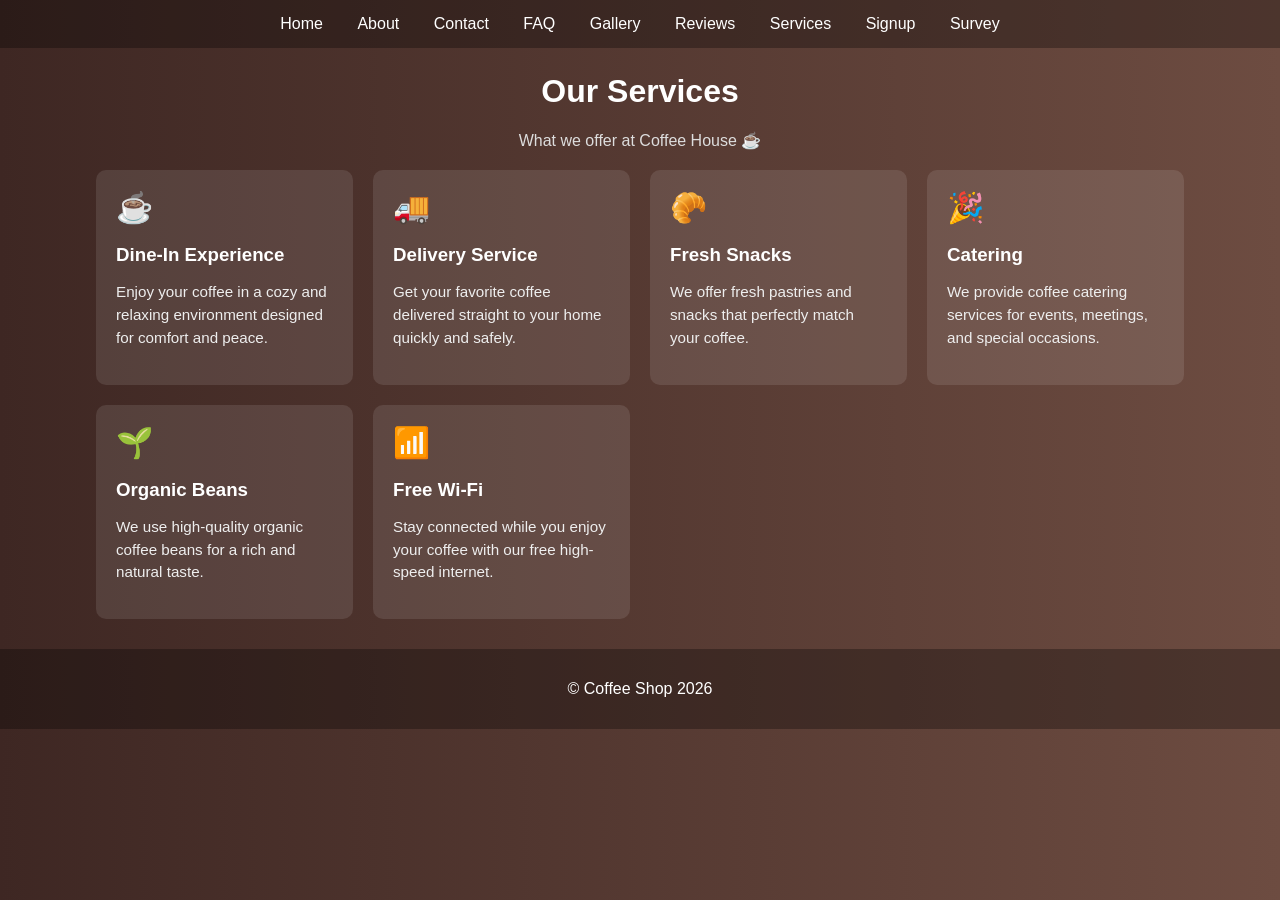
<file: webdesign coffeshop1/services.html>
<!DOCTYPE html>
<html lang="en">
<head>
<meta charset="UTF-8">
<meta name="viewport" content="width=device-width, initial-scale=1.0">
<title>Coffee House - Services</title>

<style>
body{
    font-family: Arial, sans-serif;
    margin:0;
    background:linear-gradient(to right,#3e2723,#6d4c41);
    color:white;
}


.navbar {
    background: rgba(0,0,0,0.3);
    padding: 15px;
    text-align: center;
}
.navbar a {
    color: white;
    margin: 0 15px;
    text-decoration: none;
}

.navbar a:hover {
    color: #ffcc80;
}


h1{
    text-align:center;
    margin-top:25px;
}

.subtitle{
    text-align:center;
    color:#ddd;
    margin-bottom:20px;
}

.container{
    width:85%;
    margin:auto;
    display:grid;
    grid-template-columns:repeat(auto-fit,minmax(250px,1fr));
    gap:20px;
    margin-top:20px;
}

.card{
    background:rgba(255,255,255,0.1);
    padding:20px;
    border-radius:10px;
}

.card h3{
    margin-bottom:10px;
}

.card p{
    color:#eee;
    font-size:0.95rem;
    line-height:1.5;
}

.icon{
    font-size:30px;
    margin-bottom:10px;
}

.footer{
    text-align:center;
    padding:15px;
    background:rgba(0,0,0,0.3);
    margin-top:30px;
}

</style>
</head>

<body>


<div class="navbar">
    <a href="index.html">Home</a>
    <a href="about.html">About</a>
    <a href="contact.html">Contact</a>
    <a href="faq.html">FAQ</a>
    <a href="gallery.html">Gallery</a>
    <a href="reviews.html">Reviews</a>
    <a href="services.html">Services</a>
    <a href="signup.html">Signup</a>
    <a href="survey.html">Survey</a>
</div>

<h1>Our Services</h1>
<p class="subtitle">What we offer at Coffee House ☕</p>

<div class="container">

    <div class="card">
        <div class="icon">☕</div>
        <h3>Dine-In Experience</h3>
        <p>Enjoy your coffee in a cozy and relaxing environment designed for comfort and peace.</p>
    </div>

    <div class="card">
        <div class="icon">🚚</div>
        <h3>Delivery Service</h3>
        <p>Get your favorite coffee delivered straight to your home quickly and safely.</p>
    </div>

    <div class="card">
        <div class="icon">🥐</div>
        <h3>Fresh Snacks</h3>
        <p>We offer fresh pastries and snacks that perfectly match your coffee.</p>
    </div>

    <div class="card">
        <div class="icon">🎉</div>
        <h3>Catering</h3>
        <p>We provide coffee catering services for events, meetings, and special occasions.</p>
    </div>

    <div class="card">
        <div class="icon">🌱</div>
        <h3>Organic Beans</h3>
        <p>We use high-quality organic coffee beans for a rich and natural taste.</p>
    </div>

    <div class="card">
        <div class="icon">📶</div>
        <h3>Free Wi-Fi</h3>
        <p>Stay connected while you enjoy your coffee with our free high-speed internet.</p>
    </div>

</div>

<div class="footer">
    <p>© Coffee Shop 2026</p>
</div>

</body>
</html>
</file>
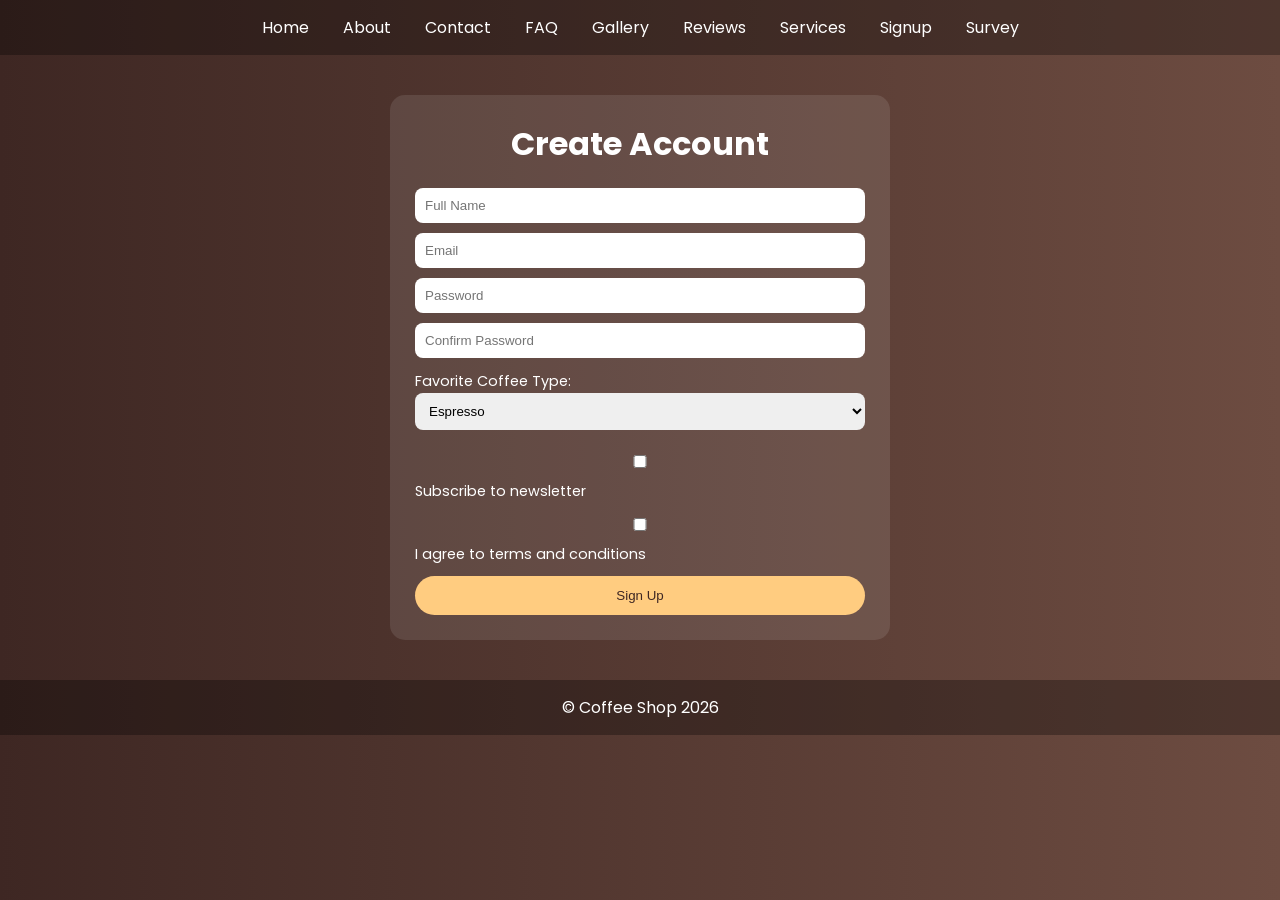
<file: webdesign coffeshop1/signup.html>
<!DOCTYPE html>
<html lang="en">
<head>
<meta charset="UTF-8">
<meta name="viewport" content="width=device-width, initial-scale=1.0">
<title>Coffee House - Sign Up</title>

<link href="https://fonts.googleapis.com/css2?family=Poppins:wght@300;400;600&display=swap" rel="stylesheet">

<style>
*{margin:0;padding:0;box-sizing:border-box}

body{
  font-family:'Poppins',sans-serif;
  background:linear-gradient(to right,#3e2723,#6d4c41);
  color:white;
}


.navbar {
    background: rgba(0,0,0,0.3);
    padding: 15px;
    text-align: center;
}
.navbar a {
    color: white;
    margin: 0 15px;
    text-decoration: none;
}

.navbar a:hover {
    color: #ffcc80;
}

.logo{font-size:1.5rem;font-weight:600}


.container{
  max-width:500px;
  margin:40px auto;
  background:rgba(255,255,255,0.1);
  padding:25px;
  border-radius:15px;
}

h1{
  text-align:center;
  margin-bottom:20px;
}

input, select{
  width:100%;
  padding:10px;
  margin-bottom:10px;
  border:none;
  border-radius:8px;
}

label{
  font-size:0.9rem;
}

.checkbox-group{
  margin:10px 0;
}

button{
  width:100%;
  padding:12px;
  border:none;
  border-radius:20px;
  background:#ffcc80;
  color:#3e2723;
  cursor:pointer;
}

button:hover{transform:scale(1.05)}

.footer{
  text-align:center;
  padding:15px;
  background:rgba(0,0,0,0.3);
  margin-top:30px;
}

</style>
</head>

<body>


<div class="navbar">
    <a href="index.html">Home</a>
    <a href="about.html">About</a>
    <a href="contact.html">Contact</a>
    <a href="faq.html">FAQ</a>
    <a href="gallery.html">Gallery</a>
    <a href="reviews.html">Reviews</a>
    <a href="services.html">Services</a>
    <a href="signup.html">Signup</a>
    <a href="survey.html">Survey</a>
</div>


<div class="container">
  <h1>Create Account</h1>

  <form>
    <input type="text" placeholder="Full Name" required>
    <input type="email" placeholder="Email" required>
    <input type="password" placeholder="Password" required>
    <input type="password" placeholder="Confirm Password" required>

    <label>Favorite Coffee Type:</label>
    <select>
      <option>Espresso</option>
      <option>Latte</option>
      <option>Cappuccino</option>
      <option>Americano</option>
    </select>

    <div class="checkbox-group">
      <input type="checkbox" id="news">
      <label for="news"> Subscribe to newsletter</label>
    </div>

    <div class="checkbox-group">
      <input type="checkbox" id="terms" required>
      <label for="terms"> I agree to terms and conditions</label>
    </div>

    <button type="submit">Sign Up</button>
  </form>
</div>


<div class="footer">
  <p>© Coffee Shop 2026</p>
</div>

</body>
</html>
</file>
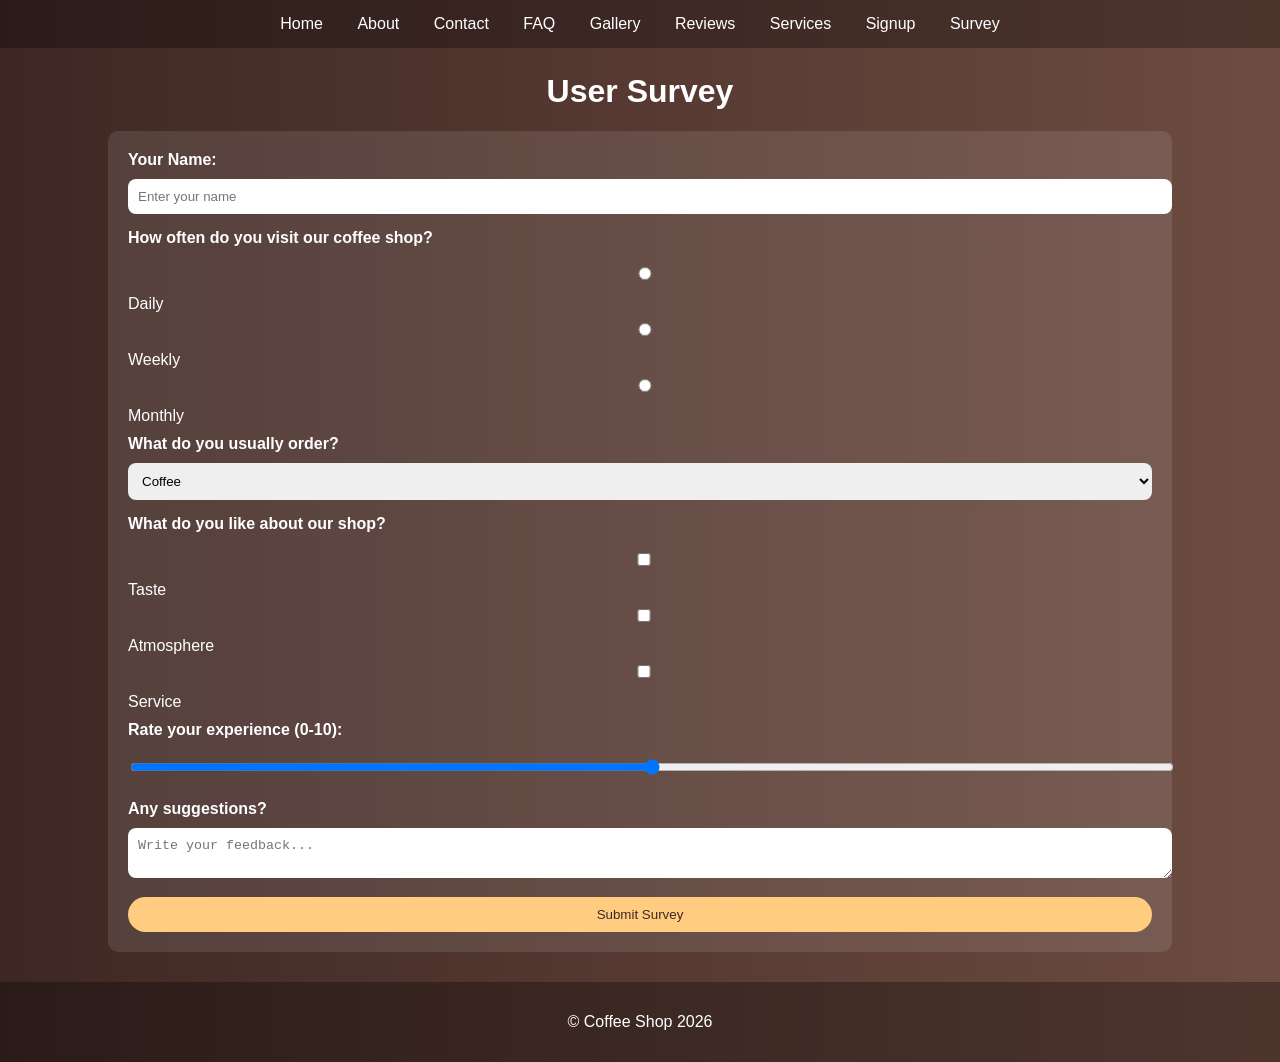
<file: webdesign coffeshop1/survey.html>
<!DOCTYPE html>
<html lang="en">
<head>
<meta charset="UTF-8">
<meta name="viewport" content="width=device-width, initial-scale=1.0">
<title>Coffee House - Survey</title>

<style>
body{
    font-family: Arial, sans-serif;
    margin:0;
    background:linear-gradient(to right,#3e2723,#6d4c41);
    color:white;
}

.navbar {
    background: rgba(0,0,0,0.3);
    padding: 15px;
    text-align: center;
}
.navbar a {
    color: white;
    margin: 0 15px;
    text-decoration: none;
}

.navbar a:hover {
    color: #ffcc80;
}

h1{
    text-align:center;
    margin-top:25px;
}

.container{
    width:80%;
    margin:auto;
    background:rgba(255,255,255,0.1);
    padding:20px;
    border-radius:10px;
    margin-top:20px;
}

input, select, textarea{
    width:100%;
    padding:10px;
    margin-top:10px;
    margin-bottom:15px;
    border:none;
    border-radius:8px;
}

label{
    font-weight:bold;
}

.radio-group, .checkbox-group{
    margin-top:10px;
    margin-bottom:10px;
}

button{
    width:100%;
    padding:10px;
    border:none;
    border-radius:20px;
    background:#ffcc80;
    color:#3e2723;
    cursor:pointer;
}

button:hover{
    transform:scale(1.03);
}

.footer{
    text-align:center;
    padding:15px;
    background:rgba(0,0,0,0.3);
    margin-top:30px;
}

</style>
</head>

<body>


<div class="navbar">
    <a href="index.html">Home</a>
    <a href="about.html">About</a>
    <a href="contact.html">Contact</a>
    <a href="faq.html">FAQ</a>
    <a href="gallery.html">Gallery</a>
    <a href="reviews.html">Reviews</a>
    <a href="services.html">Services</a>
    <a href="signup.html">Signup</a>
    <a href="survey.html">Survey</a>
</div>

<h1>User Survey</h1>

<div class="container">

<form>

    <label>Your Name:</label>
    <input type="text" placeholder="Enter your name">

    <label>How often do you visit our coffee shop?</label>
    <div class="radio-group">
        <input type="radio" name="visit"> Daily<br>
        <input type="radio" name="visit"> Weekly<br>
        <input type="radio" name="visit"> Monthly<br>
    </div>

    <label>What do you usually order?</label>
    <select>
        <option>Coffee</option>
        <option>Latte</option>
        <option>Cappuccino</option>
        <option>Tea</option>
    </select>

    <label>What do you like about our shop?</label>
    <div class="checkbox-group">
        <input type="checkbox"> Taste<br>
        <input type="checkbox"> Atmosphere<br>
        <input type="checkbox"> Service<br>
    </div>

    <label>Rate your experience (0-10):</label>
    <input type="range" min="0" max="10">

    <label>Any suggestions?</label>
    <textarea placeholder="Write your feedback..."></textarea>

    <button type="submit">Submit Survey</button>

</form>

</div>

<div class="footer">
    <p>© Coffee Shop 2026</p>
</div>

</body>
</html>
</file>
